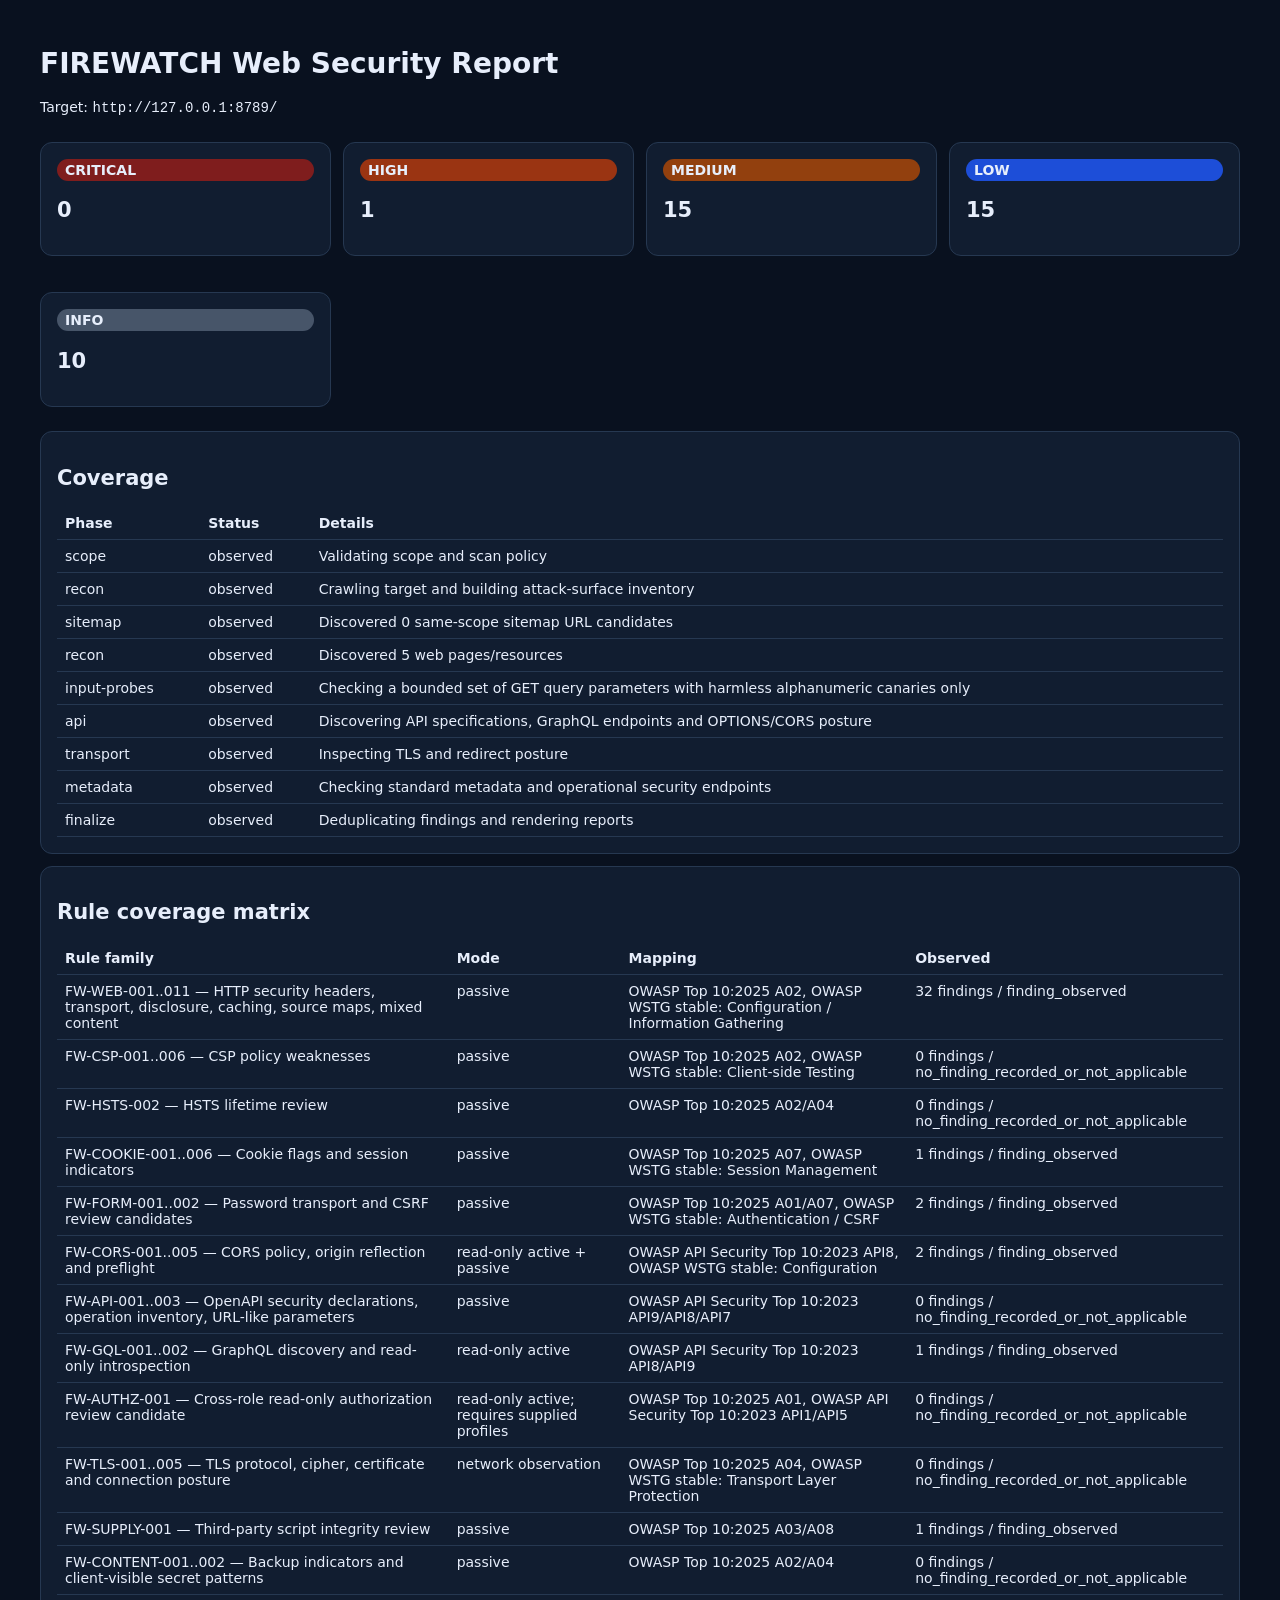
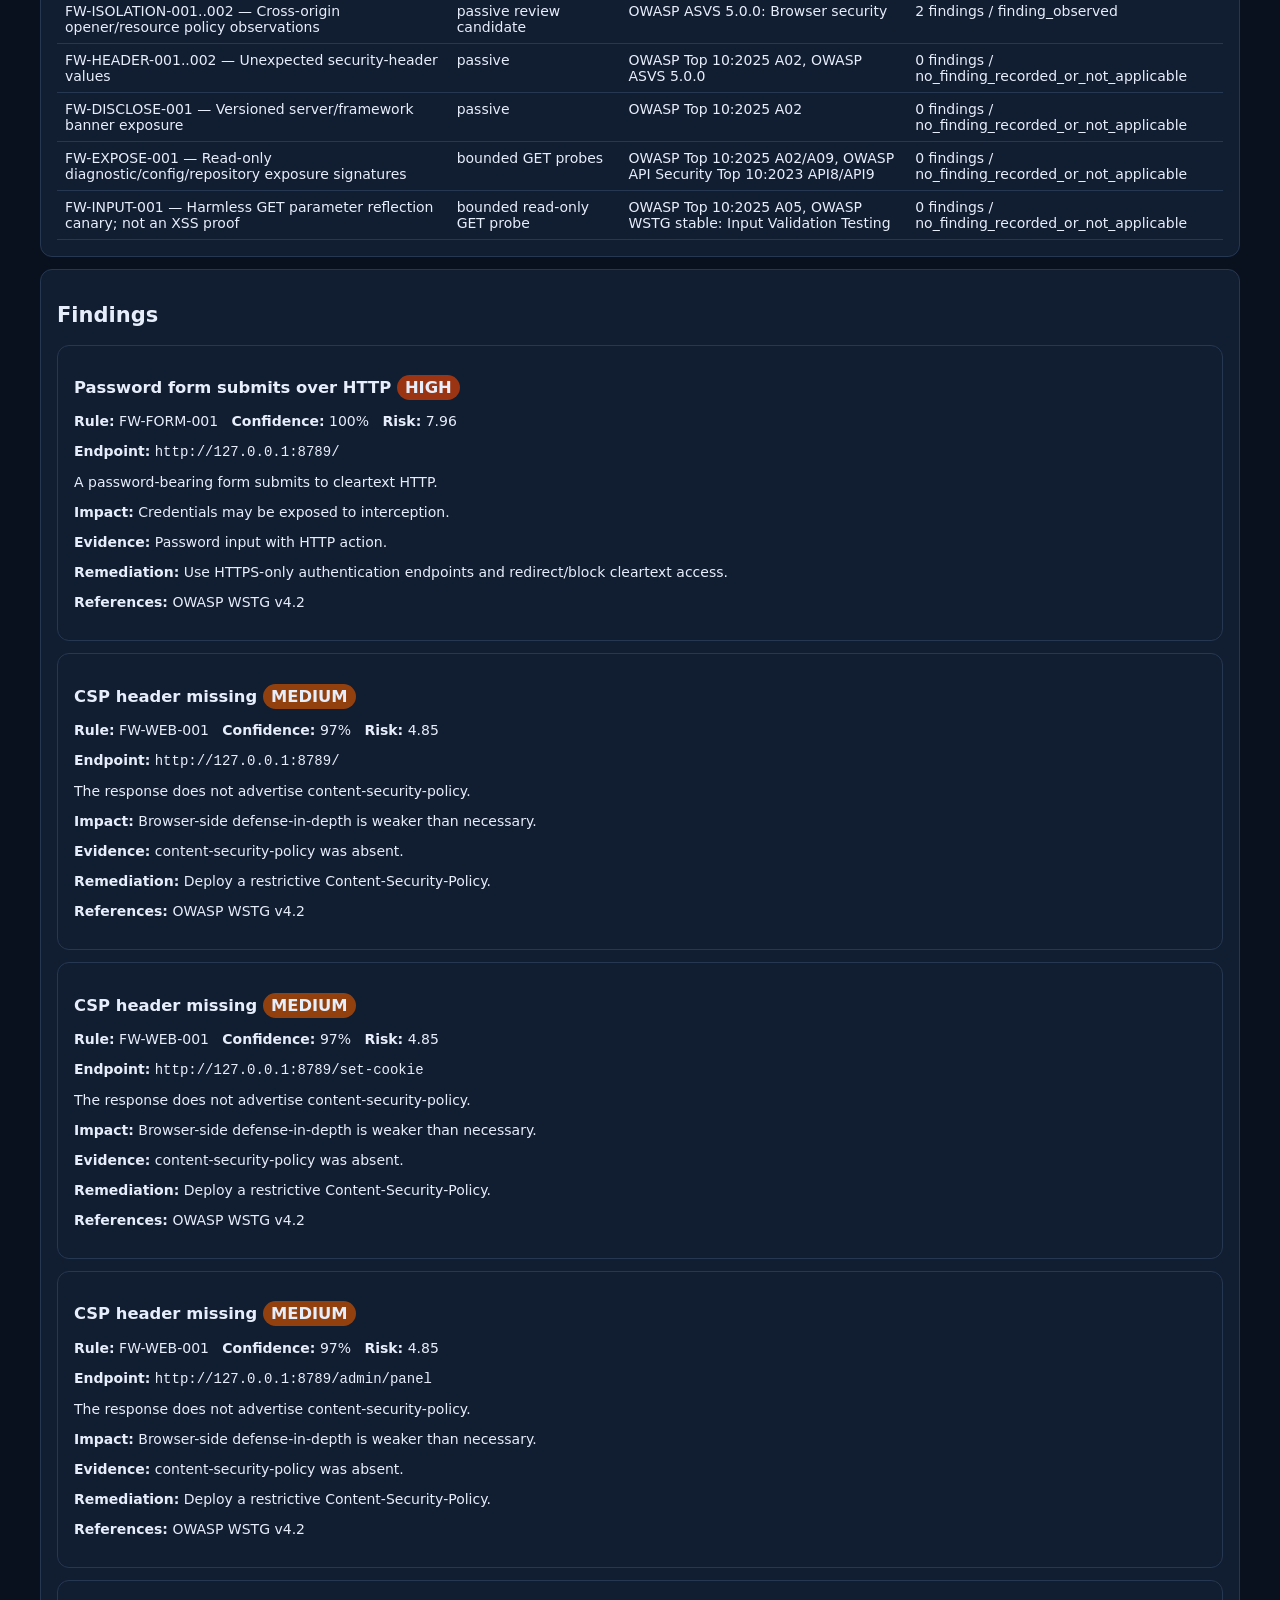
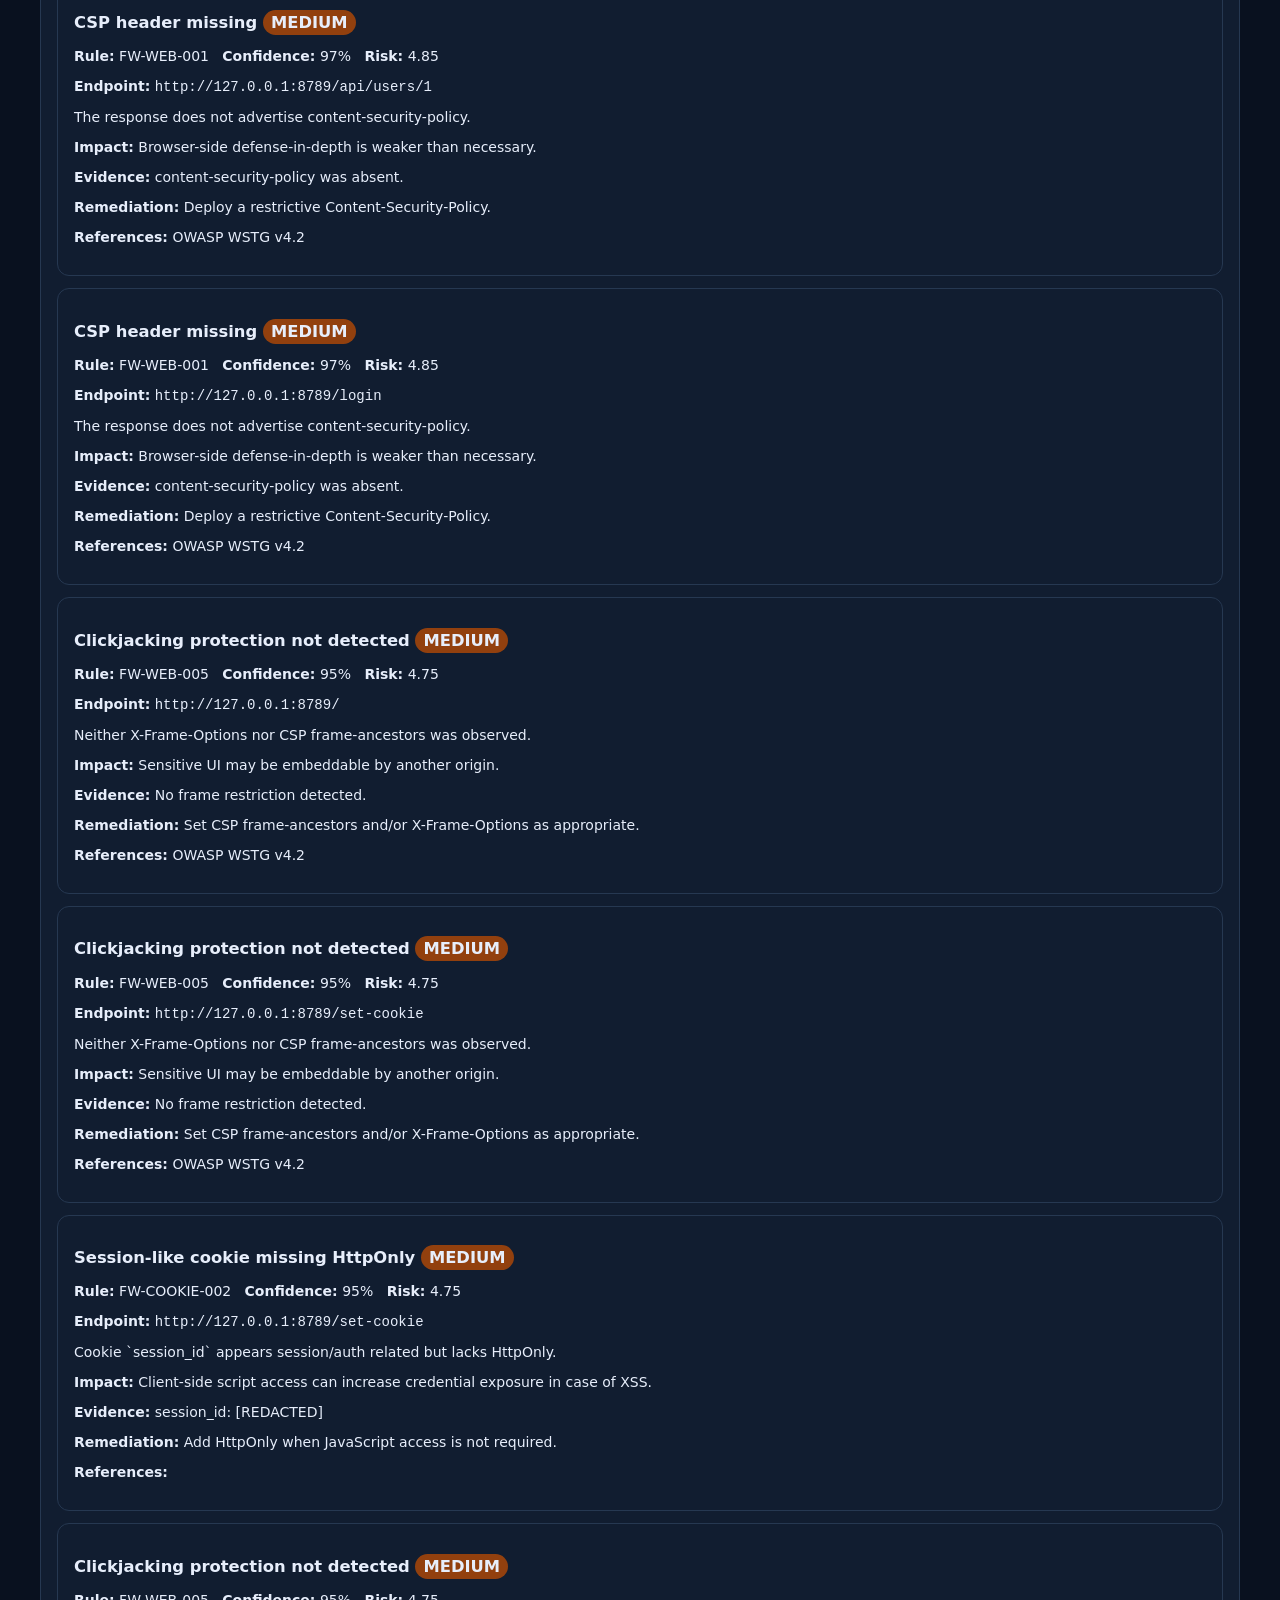
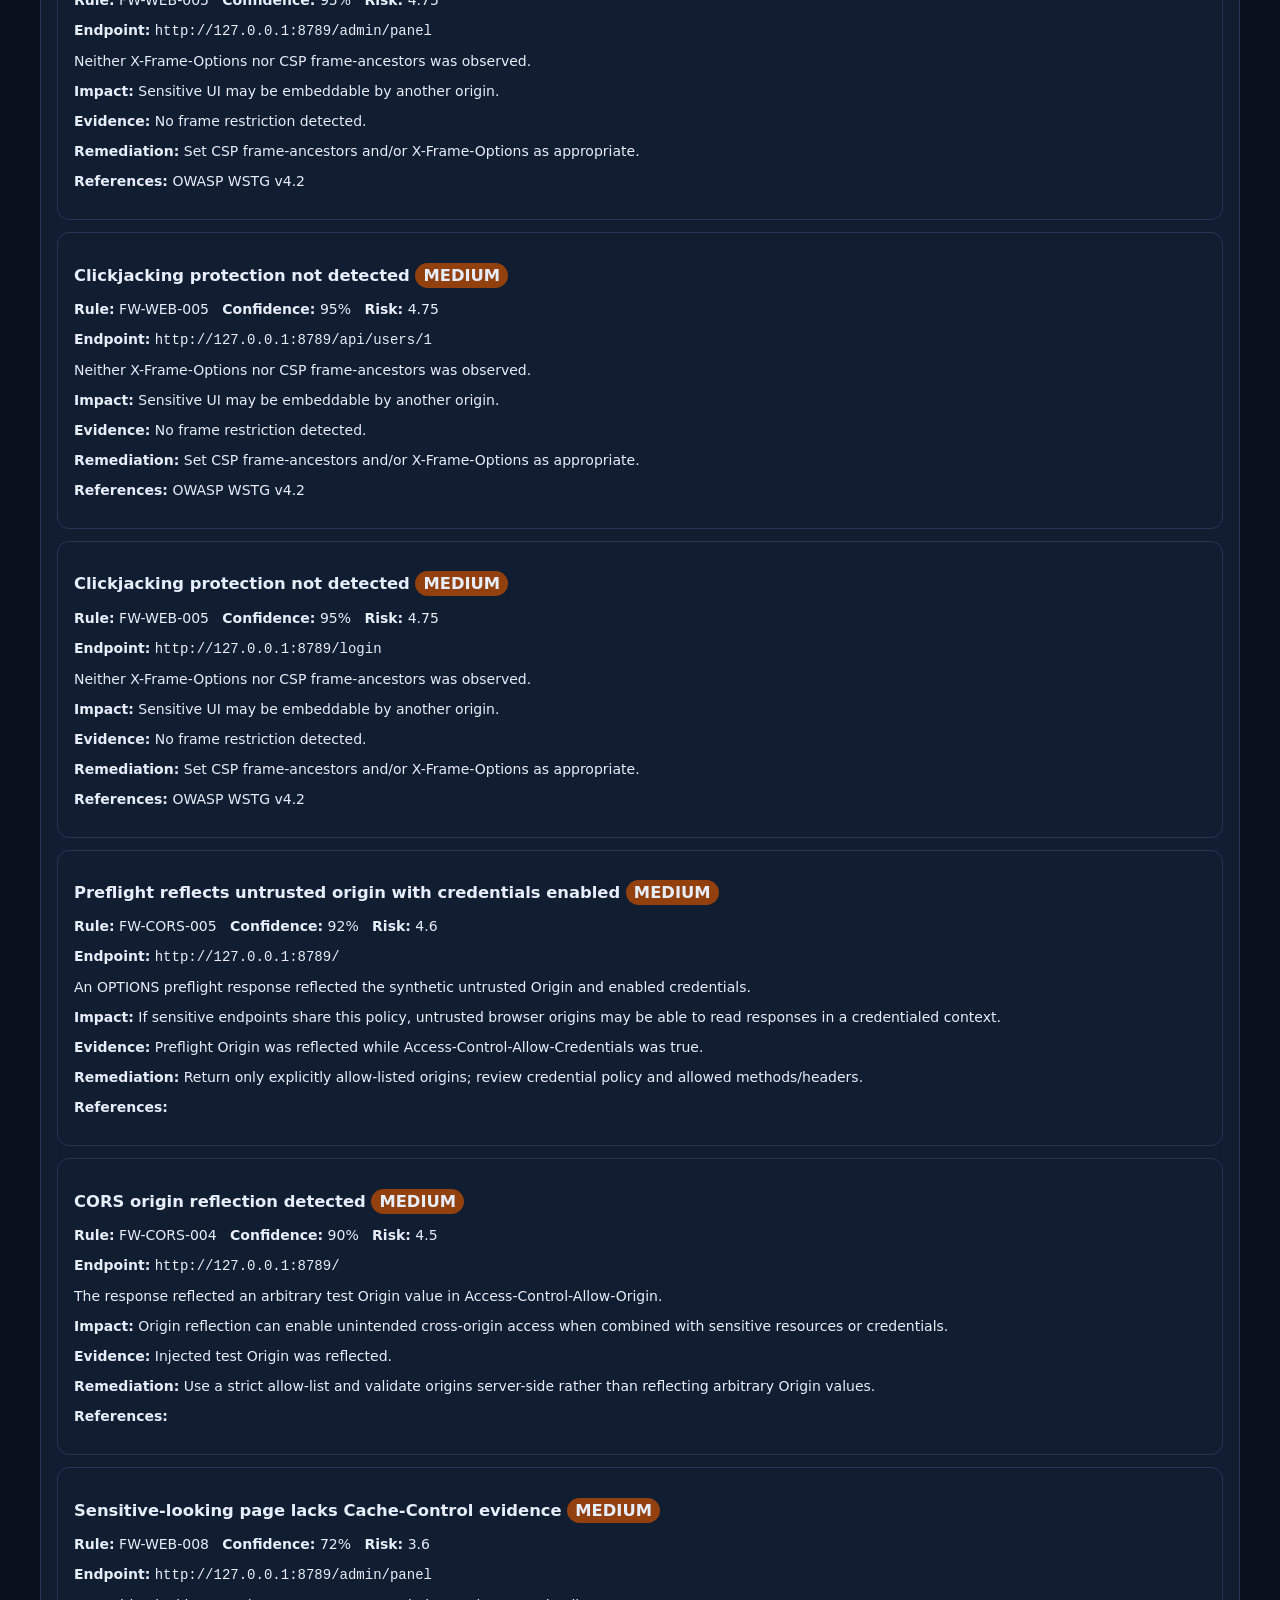
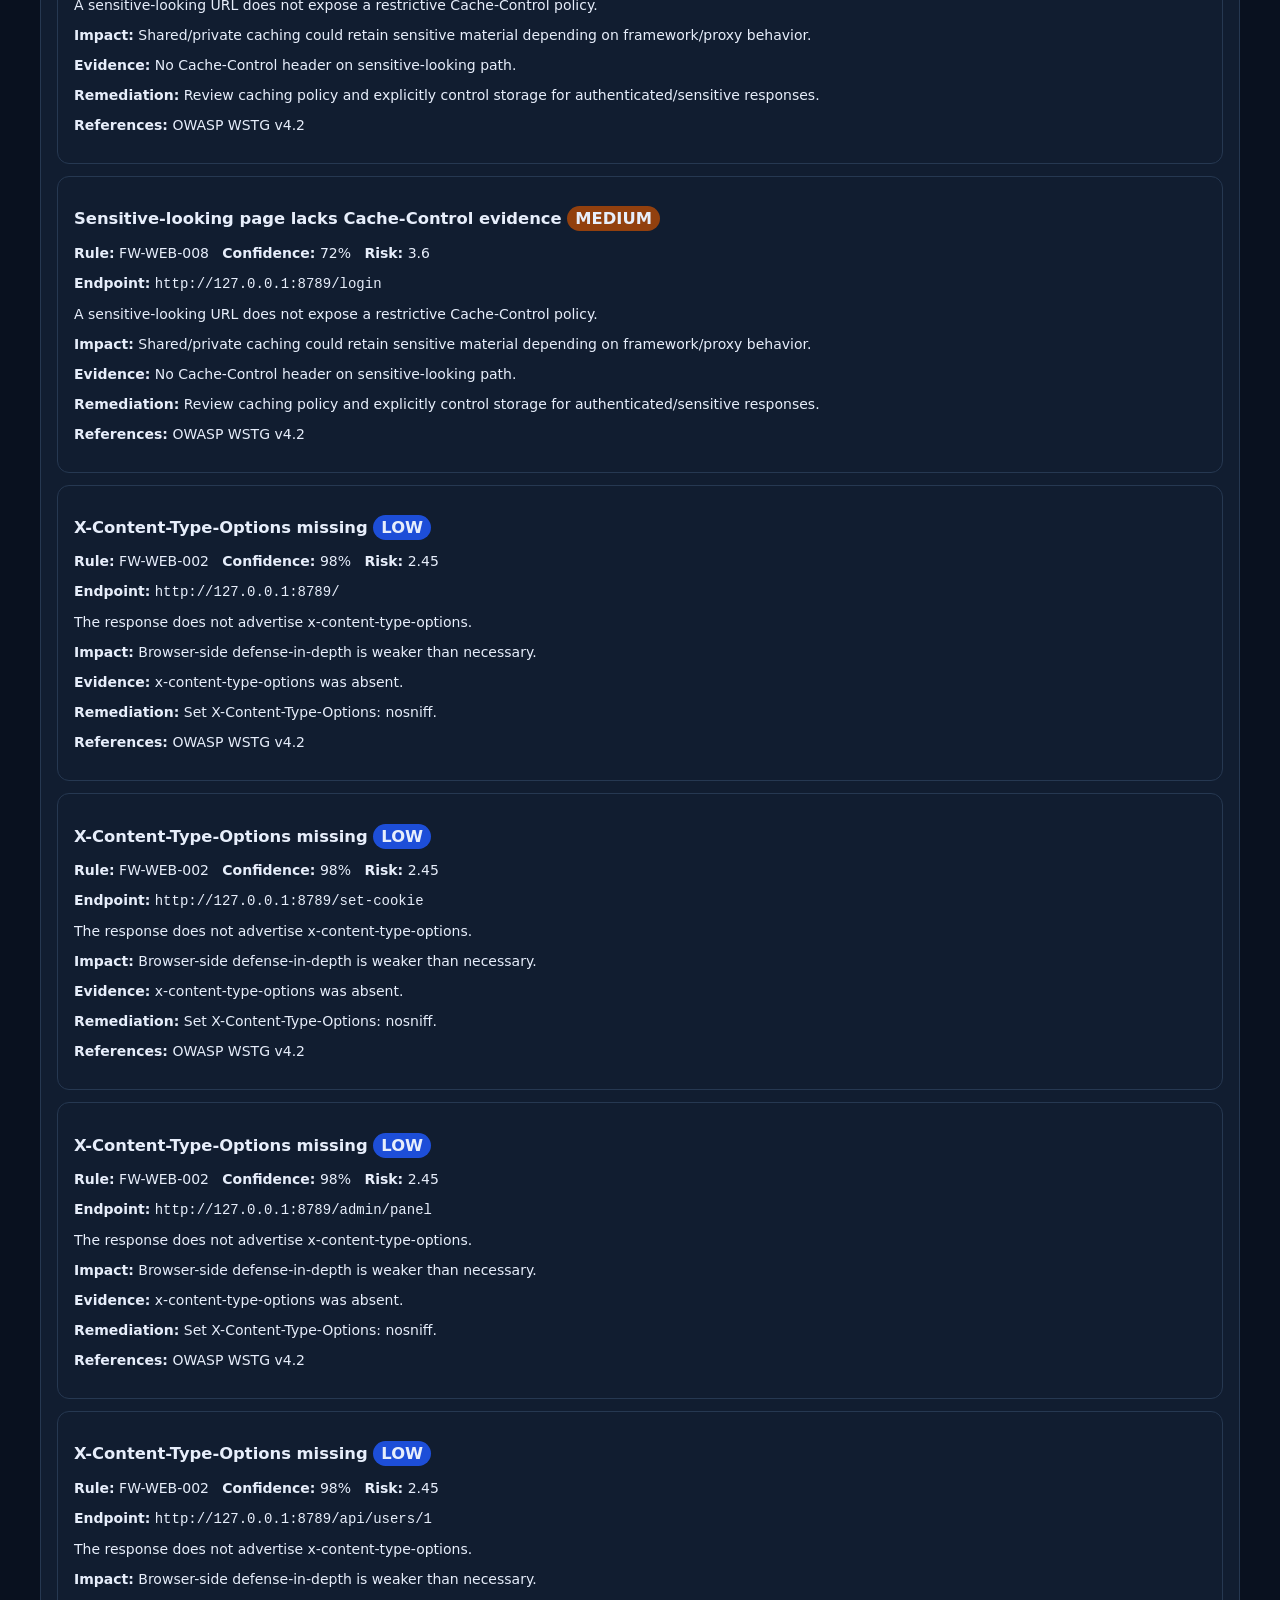
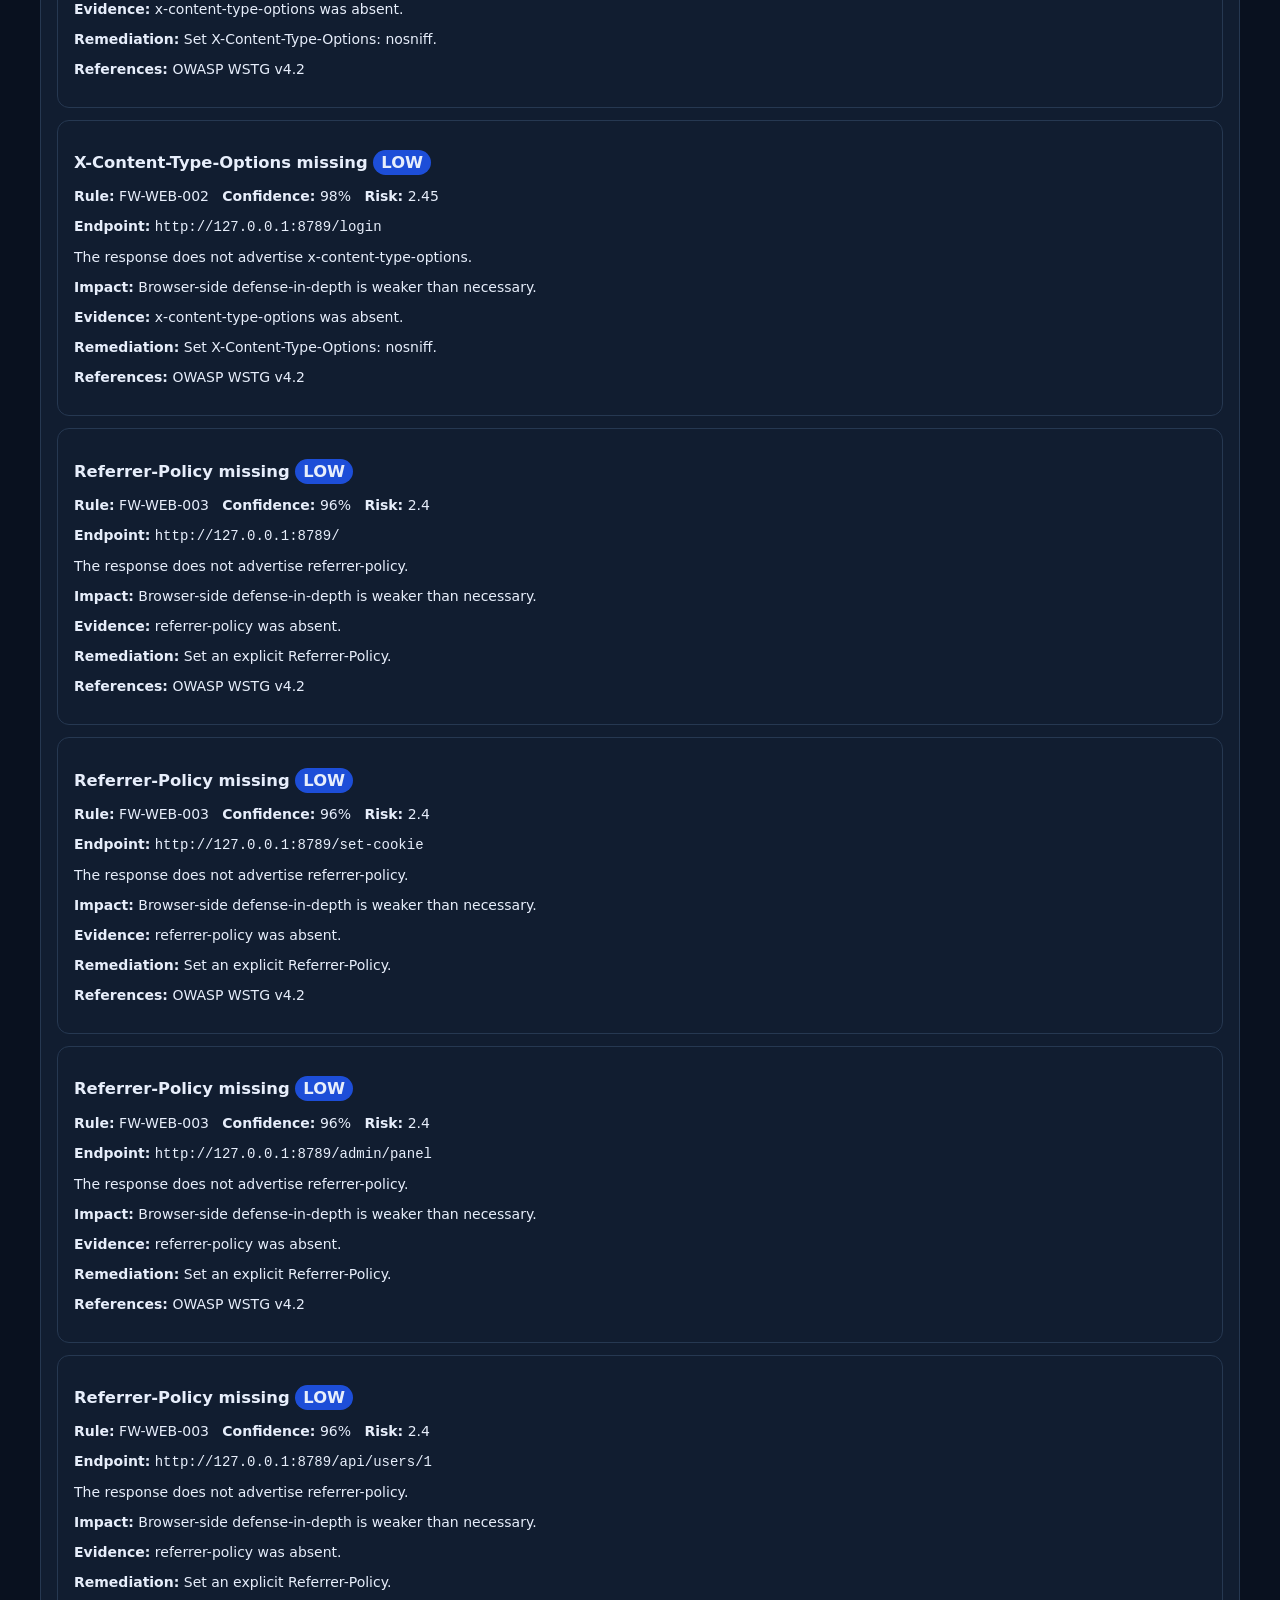
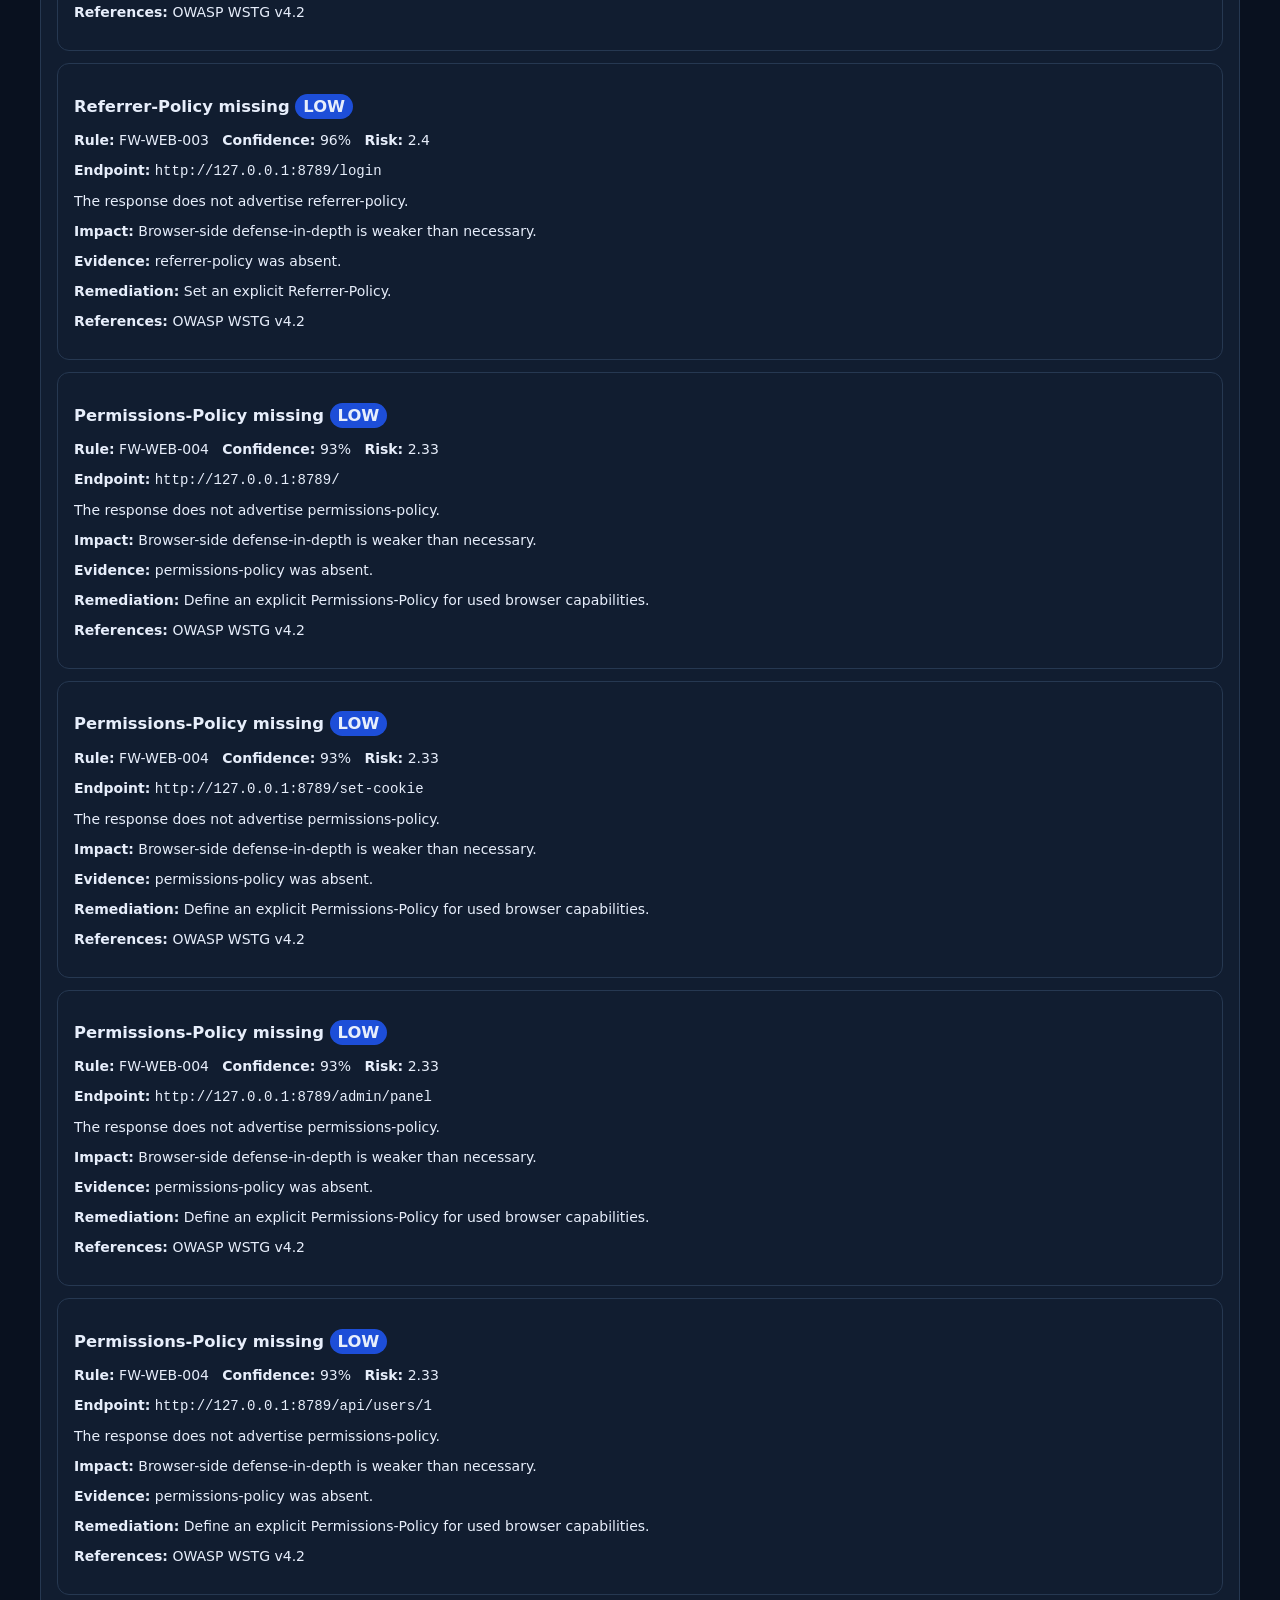
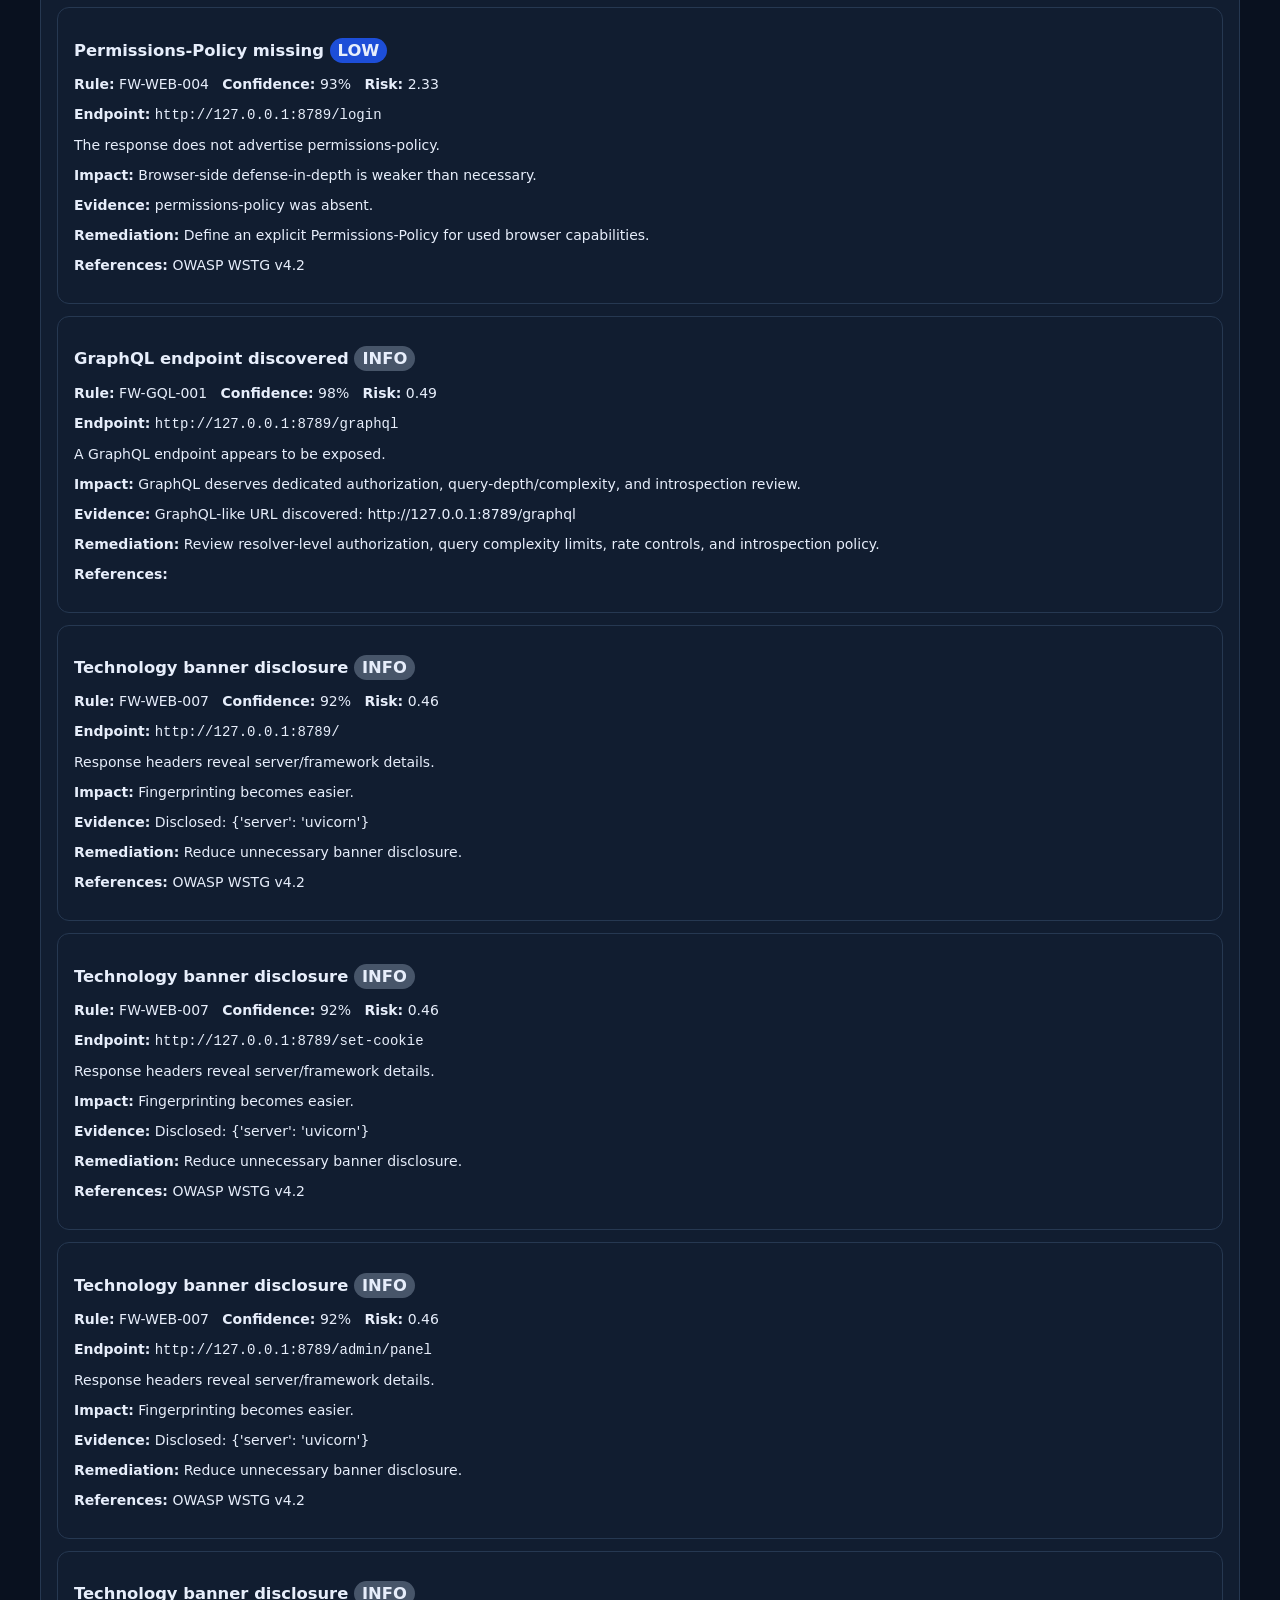
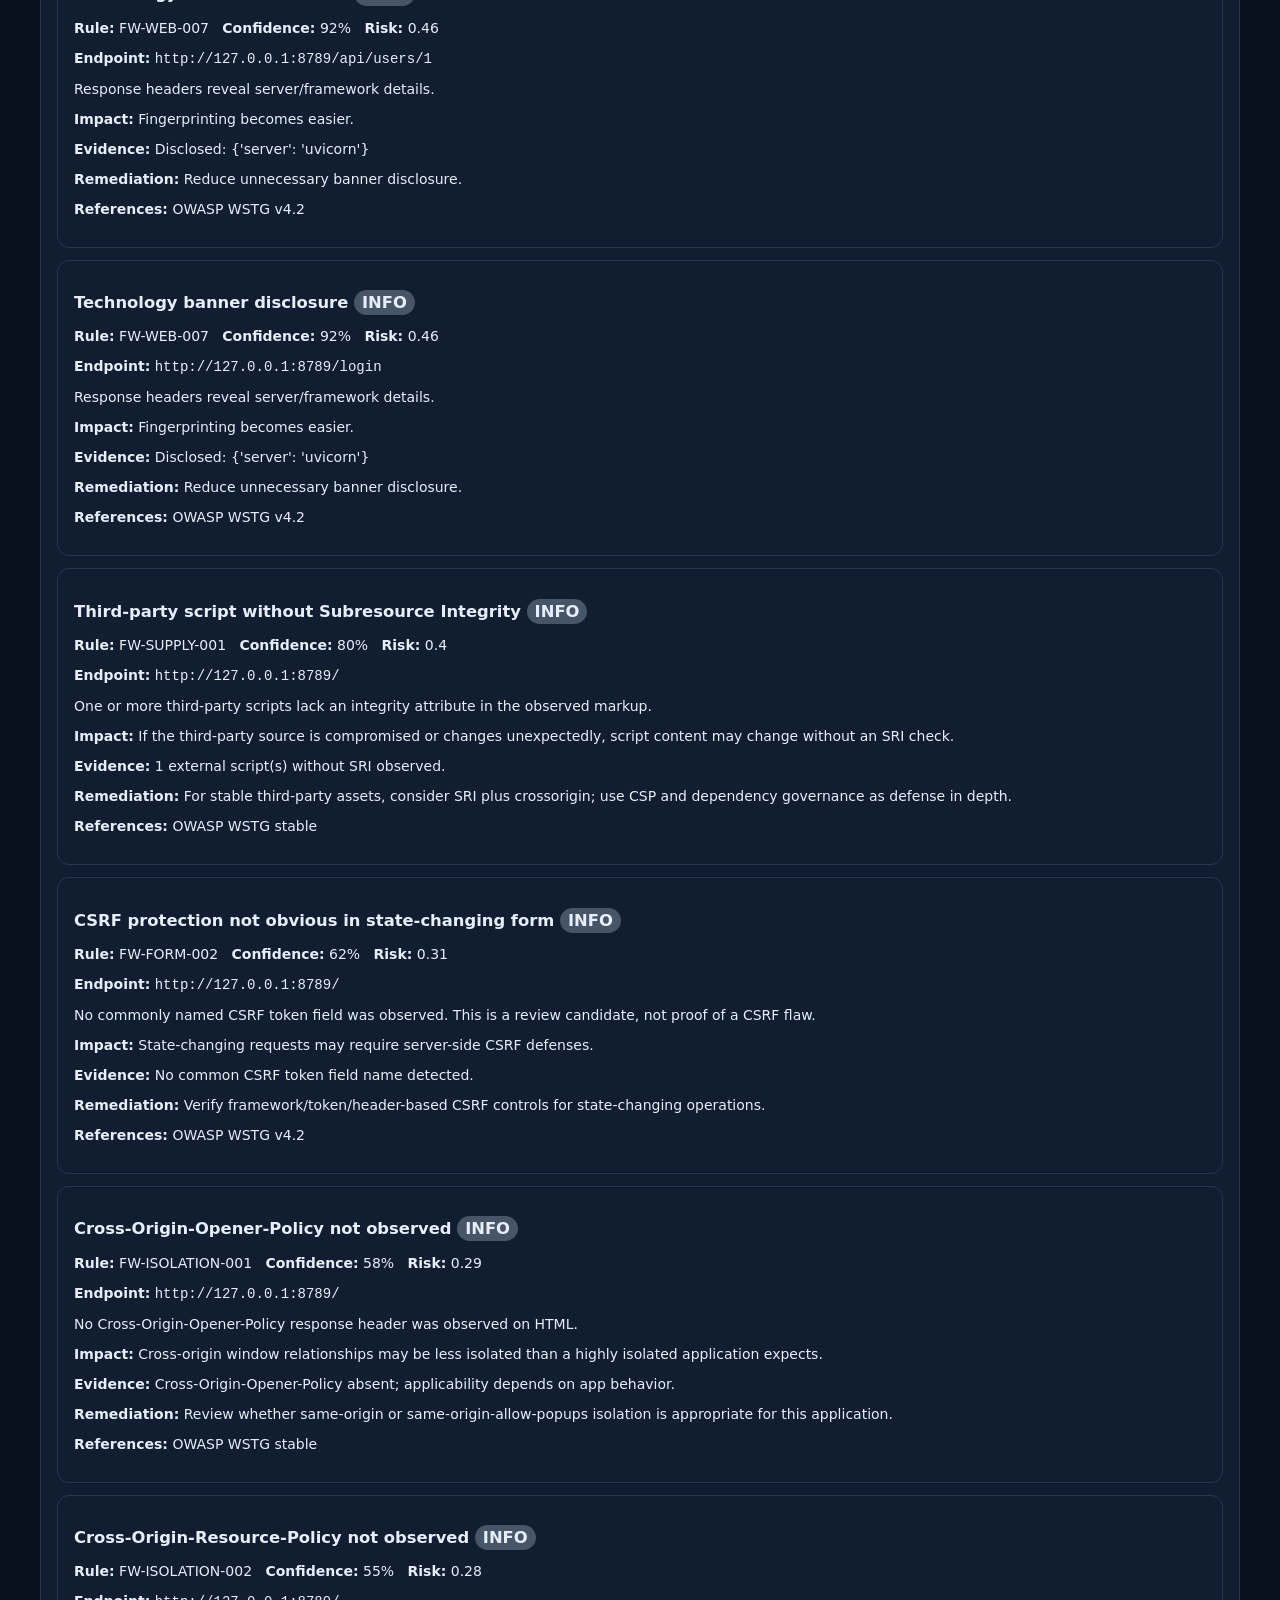
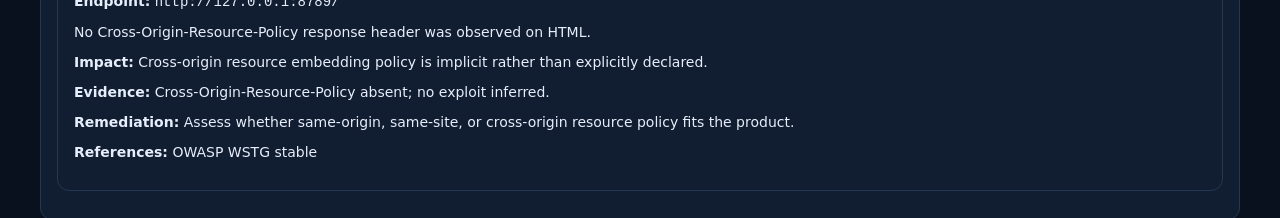
<file: examples/demo_scan/report.html>
<!doctype html><html><head><meta charset="utf-8"><meta name="viewport" content="width=device-width,initial-scale=1"><title>FIREWATCH Report</title><style>body{font:14px system-ui;background:#09111f;color:#e7eefb;margin:0}.wrap{max-width:1200px;margin:auto;padding:28px}.grid{display:grid;grid-template-columns:repeat(4,1fr);gap:12px}.card{background:#111d30;border:1px solid #263851;border-radius:12px;padding:16px;margin:12px 0}.sev{padding:3px 8px;border-radius:20px;font-weight:700}.critical{background:#7f1d1d}.high{background:#9a3412}.medium{background:#92400e}.low{background:#1d4ed8}.info{background:#475569}.mono{font-family:ui-monospace,monospace;word-break:break-all}table{width:100%;border-collapse:collapse}td,th{padding:8px;border-bottom:1px solid #263851;text-align:left;vertical-align:top}@media(max-width:800px){.grid{grid-template-columns:1fr 1fr}}</style></head><body><div class="wrap"><h1>FIREWATCH Web Security Report</h1><p>Target: <span class="mono">http://127.0.0.1:8789/</span></p><div class="grid"><div class="card"><div class="sev critical">CRITICAL</div><h2>0</h2></div><div class="card"><div class="sev high">HIGH</div><h2>1</h2></div><div class="card"><div class="sev medium">MEDIUM</div><h2>15</h2></div><div class="card"><div class="sev low">LOW</div><h2>15</h2></div><div class="card"><div class="sev info">INFO</div><h2>10</h2></div></div><div class="card"><h2>Coverage</h2><table><tr><th>Phase</th><th>Status</th><th>Details</th></tr><tr><td>scope</td><td>observed</td><td>Validating scope and scan policy</td></tr><tr><td>recon</td><td>observed</td><td>Crawling target and building attack-surface inventory</td></tr><tr><td>sitemap</td><td>observed</td><td>Discovered 0 same-scope sitemap URL candidates</td></tr><tr><td>recon</td><td>observed</td><td>Discovered 5 web pages/resources</td></tr><tr><td>input-probes</td><td>observed</td><td>Checking a bounded set of GET query parameters with harmless alphanumeric canaries only</td></tr><tr><td>api</td><td>observed</td><td>Discovering API specifications, GraphQL endpoints and OPTIONS/CORS posture</td></tr><tr><td>transport</td><td>observed</td><td>Inspecting TLS and redirect posture</td></tr><tr><td>metadata</td><td>observed</td><td>Checking standard metadata and operational security endpoints</td></tr><tr><td>finalize</td><td>observed</td><td>Deduplicating findings and rendering reports</td></tr></table></div><div class="card"><h2>Rule coverage matrix</h2><table><tr><th>Rule family</th><th>Mode</th><th>Mapping</th><th>Observed</th></tr><tr><td>FW-WEB-001..011 — HTTP security headers, transport, disclosure, caching, source maps, mixed content</td><td>passive</td><td>OWASP Top 10:2025 A02, OWASP WSTG stable: Configuration / Information Gathering</td><td>32 findings / finding_observed</td></tr><tr><td>FW-CSP-001..006 — CSP policy weaknesses</td><td>passive</td><td>OWASP Top 10:2025 A02, OWASP WSTG stable: Client-side Testing</td><td>0 findings / no_finding_recorded_or_not_applicable</td></tr><tr><td>FW-HSTS-002 — HSTS lifetime review</td><td>passive</td><td>OWASP Top 10:2025 A02/A04</td><td>0 findings / no_finding_recorded_or_not_applicable</td></tr><tr><td>FW-COOKIE-001..006 — Cookie flags and session indicators</td><td>passive</td><td>OWASP Top 10:2025 A07, OWASP WSTG stable: Session Management</td><td>1 findings / finding_observed</td></tr><tr><td>FW-FORM-001..002 — Password transport and CSRF review candidates</td><td>passive</td><td>OWASP Top 10:2025 A01/A07, OWASP WSTG stable: Authentication / CSRF</td><td>2 findings / finding_observed</td></tr><tr><td>FW-CORS-001..005 — CORS policy, origin reflection and preflight</td><td>read-only active + passive</td><td>OWASP API Security Top 10:2023 API8, OWASP WSTG stable: Configuration</td><td>2 findings / finding_observed</td></tr><tr><td>FW-API-001..003 — OpenAPI security declarations, operation inventory, URL-like parameters</td><td>passive</td><td>OWASP API Security Top 10:2023 API9/API8/API7</td><td>0 findings / no_finding_recorded_or_not_applicable</td></tr><tr><td>FW-GQL-001..002 — GraphQL discovery and read-only introspection</td><td>read-only active</td><td>OWASP API Security Top 10:2023 API8/API9</td><td>1 findings / finding_observed</td></tr><tr><td>FW-AUTHZ-001 — Cross-role read-only authorization review candidate</td><td>read-only active; requires supplied profiles</td><td>OWASP Top 10:2025 A01, OWASP API Security Top 10:2023 API1/API5</td><td>0 findings / no_finding_recorded_or_not_applicable</td></tr><tr><td>FW-TLS-001..005 — TLS protocol, cipher, certificate and connection posture</td><td>network observation</td><td>OWASP Top 10:2025 A04, OWASP WSTG stable: Transport Layer Protection</td><td>0 findings / no_finding_recorded_or_not_applicable</td></tr><tr><td>FW-SUPPLY-001 — Third-party script integrity review</td><td>passive</td><td>OWASP Top 10:2025 A03/A08</td><td>1 findings / finding_observed</td></tr><tr><td>FW-CONTENT-001..002 — Backup indicators and client-visible secret patterns</td><td>passive</td><td>OWASP Top 10:2025 A02/A04</td><td>0 findings / no_finding_recorded_or_not_applicable</td></tr><tr><td>FW-ISOLATION-001..002 — Cross-origin opener/resource policy observations</td><td>passive review candidate</td><td>OWASP ASVS 5.0.0: Browser security</td><td>2 findings / finding_observed</td></tr><tr><td>FW-HEADER-001..002 — Unexpected security-header values</td><td>passive</td><td>OWASP Top 10:2025 A02, OWASP ASVS 5.0.0</td><td>0 findings / no_finding_recorded_or_not_applicable</td></tr><tr><td>FW-DISCLOSE-001 — Versioned server/framework banner exposure</td><td>passive</td><td>OWASP Top 10:2025 A02</td><td>0 findings / no_finding_recorded_or_not_applicable</td></tr><tr><td>FW-EXPOSE-001 — Read-only diagnostic/config/repository exposure signatures</td><td>bounded GET probes</td><td>OWASP Top 10:2025 A02/A09, OWASP API Security Top 10:2023 API8/API9</td><td>0 findings / no_finding_recorded_or_not_applicable</td></tr><tr><td>FW-INPUT-001 — Harmless GET parameter reflection canary; not an XSS proof</td><td>bounded read-only GET probe</td><td>OWASP Top 10:2025 A05, OWASP WSTG stable: Input Validation Testing</td><td>0 findings / no_finding_recorded_or_not_applicable</td></tr></table></div><div class="card"><h2>Findings</h2><section class="card"><h3>Password form submits over HTTP <span class="sev high">HIGH</span></h3><p><b>Rule:</b> FW-FORM-001 &nbsp; <b>Confidence:</b> 100% &nbsp; <b>Risk:</b> 7.96</p><p><b>Endpoint:</b> <span class="mono">http://127.0.0.1:8789/</span></p><p>A password-bearing form submits to cleartext HTTP.</p><p><b>Impact:</b> Credentials may be exposed to interception.</p><p><b>Evidence:</b> Password input with HTTP action.</p><p><b>Remediation:</b> Use HTTPS-only authentication endpoints and redirect/block cleartext access.</p><p><b>References:</b> OWASP WSTG v4.2</p></section><section class="card"><h3>CSP header missing <span class="sev medium">MEDIUM</span></h3><p><b>Rule:</b> FW-WEB-001 &nbsp; <b>Confidence:</b> 97% &nbsp; <b>Risk:</b> 4.85</p><p><b>Endpoint:</b> <span class="mono">http://127.0.0.1:8789/</span></p><p>The response does not advertise content-security-policy.</p><p><b>Impact:</b> Browser-side defense-in-depth is weaker than necessary.</p><p><b>Evidence:</b> content-security-policy was absent.</p><p><b>Remediation:</b> Deploy a restrictive Content-Security-Policy.</p><p><b>References:</b> OWASP WSTG v4.2</p></section><section class="card"><h3>CSP header missing <span class="sev medium">MEDIUM</span></h3><p><b>Rule:</b> FW-WEB-001 &nbsp; <b>Confidence:</b> 97% &nbsp; <b>Risk:</b> 4.85</p><p><b>Endpoint:</b> <span class="mono">http://127.0.0.1:8789/set-cookie</span></p><p>The response does not advertise content-security-policy.</p><p><b>Impact:</b> Browser-side defense-in-depth is weaker than necessary.</p><p><b>Evidence:</b> content-security-policy was absent.</p><p><b>Remediation:</b> Deploy a restrictive Content-Security-Policy.</p><p><b>References:</b> OWASP WSTG v4.2</p></section><section class="card"><h3>CSP header missing <span class="sev medium">MEDIUM</span></h3><p><b>Rule:</b> FW-WEB-001 &nbsp; <b>Confidence:</b> 97% &nbsp; <b>Risk:</b> 4.85</p><p><b>Endpoint:</b> <span class="mono">http://127.0.0.1:8789/admin/panel</span></p><p>The response does not advertise content-security-policy.</p><p><b>Impact:</b> Browser-side defense-in-depth is weaker than necessary.</p><p><b>Evidence:</b> content-security-policy was absent.</p><p><b>Remediation:</b> Deploy a restrictive Content-Security-Policy.</p><p><b>References:</b> OWASP WSTG v4.2</p></section><section class="card"><h3>CSP header missing <span class="sev medium">MEDIUM</span></h3><p><b>Rule:</b> FW-WEB-001 &nbsp; <b>Confidence:</b> 97% &nbsp; <b>Risk:</b> 4.85</p><p><b>Endpoint:</b> <span class="mono">http://127.0.0.1:8789/api/users/1</span></p><p>The response does not advertise content-security-policy.</p><p><b>Impact:</b> Browser-side defense-in-depth is weaker than necessary.</p><p><b>Evidence:</b> content-security-policy was absent.</p><p><b>Remediation:</b> Deploy a restrictive Content-Security-Policy.</p><p><b>References:</b> OWASP WSTG v4.2</p></section><section class="card"><h3>CSP header missing <span class="sev medium">MEDIUM</span></h3><p><b>Rule:</b> FW-WEB-001 &nbsp; <b>Confidence:</b> 97% &nbsp; <b>Risk:</b> 4.85</p><p><b>Endpoint:</b> <span class="mono">http://127.0.0.1:8789/login</span></p><p>The response does not advertise content-security-policy.</p><p><b>Impact:</b> Browser-side defense-in-depth is weaker than necessary.</p><p><b>Evidence:</b> content-security-policy was absent.</p><p><b>Remediation:</b> Deploy a restrictive Content-Security-Policy.</p><p><b>References:</b> OWASP WSTG v4.2</p></section><section class="card"><h3>Clickjacking protection not detected <span class="sev medium">MEDIUM</span></h3><p><b>Rule:</b> FW-WEB-005 &nbsp; <b>Confidence:</b> 95% &nbsp; <b>Risk:</b> 4.75</p><p><b>Endpoint:</b> <span class="mono">http://127.0.0.1:8789/</span></p><p>Neither X-Frame-Options nor CSP frame-ancestors was observed.</p><p><b>Impact:</b> Sensitive UI may be embeddable by another origin.</p><p><b>Evidence:</b> No frame restriction detected.</p><p><b>Remediation:</b> Set CSP frame-ancestors and/or X-Frame-Options as appropriate.</p><p><b>References:</b> OWASP WSTG v4.2</p></section><section class="card"><h3>Clickjacking protection not detected <span class="sev medium">MEDIUM</span></h3><p><b>Rule:</b> FW-WEB-005 &nbsp; <b>Confidence:</b> 95% &nbsp; <b>Risk:</b> 4.75</p><p><b>Endpoint:</b> <span class="mono">http://127.0.0.1:8789/set-cookie</span></p><p>Neither X-Frame-Options nor CSP frame-ancestors was observed.</p><p><b>Impact:</b> Sensitive UI may be embeddable by another origin.</p><p><b>Evidence:</b> No frame restriction detected.</p><p><b>Remediation:</b> Set CSP frame-ancestors and/or X-Frame-Options as appropriate.</p><p><b>References:</b> OWASP WSTG v4.2</p></section><section class="card"><h3>Session-like cookie missing HttpOnly <span class="sev medium">MEDIUM</span></h3><p><b>Rule:</b> FW-COOKIE-002 &nbsp; <b>Confidence:</b> 95% &nbsp; <b>Risk:</b> 4.75</p><p><b>Endpoint:</b> <span class="mono">http://127.0.0.1:8789/set-cookie</span></p><p>Cookie `session_id` appears session/auth related but lacks HttpOnly.</p><p><b>Impact:</b> Client-side script access can increase credential exposure in case of XSS.</p><p><b>Evidence:</b> session_id: [REDACTED]</p><p><b>Remediation:</b> Add HttpOnly when JavaScript access is not required.</p><p><b>References:</b> </p></section><section class="card"><h3>Clickjacking protection not detected <span class="sev medium">MEDIUM</span></h3><p><b>Rule:</b> FW-WEB-005 &nbsp; <b>Confidence:</b> 95% &nbsp; <b>Risk:</b> 4.75</p><p><b>Endpoint:</b> <span class="mono">http://127.0.0.1:8789/admin/panel</span></p><p>Neither X-Frame-Options nor CSP frame-ancestors was observed.</p><p><b>Impact:</b> Sensitive UI may be embeddable by another origin.</p><p><b>Evidence:</b> No frame restriction detected.</p><p><b>Remediation:</b> Set CSP frame-ancestors and/or X-Frame-Options as appropriate.</p><p><b>References:</b> OWASP WSTG v4.2</p></section><section class="card"><h3>Clickjacking protection not detected <span class="sev medium">MEDIUM</span></h3><p><b>Rule:</b> FW-WEB-005 &nbsp; <b>Confidence:</b> 95% &nbsp; <b>Risk:</b> 4.75</p><p><b>Endpoint:</b> <span class="mono">http://127.0.0.1:8789/api/users/1</span></p><p>Neither X-Frame-Options nor CSP frame-ancestors was observed.</p><p><b>Impact:</b> Sensitive UI may be embeddable by another origin.</p><p><b>Evidence:</b> No frame restriction detected.</p><p><b>Remediation:</b> Set CSP frame-ancestors and/or X-Frame-Options as appropriate.</p><p><b>References:</b> OWASP WSTG v4.2</p></section><section class="card"><h3>Clickjacking protection not detected <span class="sev medium">MEDIUM</span></h3><p><b>Rule:</b> FW-WEB-005 &nbsp; <b>Confidence:</b> 95% &nbsp; <b>Risk:</b> 4.75</p><p><b>Endpoint:</b> <span class="mono">http://127.0.0.1:8789/login</span></p><p>Neither X-Frame-Options nor CSP frame-ancestors was observed.</p><p><b>Impact:</b> Sensitive UI may be embeddable by another origin.</p><p><b>Evidence:</b> No frame restriction detected.</p><p><b>Remediation:</b> Set CSP frame-ancestors and/or X-Frame-Options as appropriate.</p><p><b>References:</b> OWASP WSTG v4.2</p></section><section class="card"><h3>Preflight reflects untrusted origin with credentials enabled <span class="sev medium">MEDIUM</span></h3><p><b>Rule:</b> FW-CORS-005 &nbsp; <b>Confidence:</b> 92% &nbsp; <b>Risk:</b> 4.6</p><p><b>Endpoint:</b> <span class="mono">http://127.0.0.1:8789/</span></p><p>An OPTIONS preflight response reflected the synthetic untrusted Origin and enabled credentials.</p><p><b>Impact:</b> If sensitive endpoints share this policy, untrusted browser origins may be able to read responses in a credentialed context.</p><p><b>Evidence:</b> Preflight Origin was reflected while Access-Control-Allow-Credentials was true.</p><p><b>Remediation:</b> Return only explicitly allow-listed origins; review credential policy and allowed methods/headers.</p><p><b>References:</b> </p></section><section class="card"><h3>CORS origin reflection detected <span class="sev medium">MEDIUM</span></h3><p><b>Rule:</b> FW-CORS-004 &nbsp; <b>Confidence:</b> 90% &nbsp; <b>Risk:</b> 4.5</p><p><b>Endpoint:</b> <span class="mono">http://127.0.0.1:8789/</span></p><p>The response reflected an arbitrary test Origin value in Access-Control-Allow-Origin.</p><p><b>Impact:</b> Origin reflection can enable unintended cross-origin access when combined with sensitive resources or credentials.</p><p><b>Evidence:</b> Injected test Origin was reflected.</p><p><b>Remediation:</b> Use a strict allow-list and validate origins server-side rather than reflecting arbitrary Origin values.</p><p><b>References:</b> </p></section><section class="card"><h3>Sensitive-looking page lacks Cache-Control evidence <span class="sev medium">MEDIUM</span></h3><p><b>Rule:</b> FW-WEB-008 &nbsp; <b>Confidence:</b> 72% &nbsp; <b>Risk:</b> 3.6</p><p><b>Endpoint:</b> <span class="mono">http://127.0.0.1:8789/admin/panel</span></p><p>A sensitive-looking URL does not expose a restrictive Cache-Control policy.</p><p><b>Impact:</b> Shared/private caching could retain sensitive material depending on framework/proxy behavior.</p><p><b>Evidence:</b> No Cache-Control header on sensitive-looking path.</p><p><b>Remediation:</b> Review caching policy and explicitly control storage for authenticated/sensitive responses.</p><p><b>References:</b> OWASP WSTG v4.2</p></section><section class="card"><h3>Sensitive-looking page lacks Cache-Control evidence <span class="sev medium">MEDIUM</span></h3><p><b>Rule:</b> FW-WEB-008 &nbsp; <b>Confidence:</b> 72% &nbsp; <b>Risk:</b> 3.6</p><p><b>Endpoint:</b> <span class="mono">http://127.0.0.1:8789/login</span></p><p>A sensitive-looking URL does not expose a restrictive Cache-Control policy.</p><p><b>Impact:</b> Shared/private caching could retain sensitive material depending on framework/proxy behavior.</p><p><b>Evidence:</b> No Cache-Control header on sensitive-looking path.</p><p><b>Remediation:</b> Review caching policy and explicitly control storage for authenticated/sensitive responses.</p><p><b>References:</b> OWASP WSTG v4.2</p></section><section class="card"><h3>X-Content-Type-Options missing <span class="sev low">LOW</span></h3><p><b>Rule:</b> FW-WEB-002 &nbsp; <b>Confidence:</b> 98% &nbsp; <b>Risk:</b> 2.45</p><p><b>Endpoint:</b> <span class="mono">http://127.0.0.1:8789/</span></p><p>The response does not advertise x-content-type-options.</p><p><b>Impact:</b> Browser-side defense-in-depth is weaker than necessary.</p><p><b>Evidence:</b> x-content-type-options was absent.</p><p><b>Remediation:</b> Set X-Content-Type-Options: nosniff.</p><p><b>References:</b> OWASP WSTG v4.2</p></section><section class="card"><h3>X-Content-Type-Options missing <span class="sev low">LOW</span></h3><p><b>Rule:</b> FW-WEB-002 &nbsp; <b>Confidence:</b> 98% &nbsp; <b>Risk:</b> 2.45</p><p><b>Endpoint:</b> <span class="mono">http://127.0.0.1:8789/set-cookie</span></p><p>The response does not advertise x-content-type-options.</p><p><b>Impact:</b> Browser-side defense-in-depth is weaker than necessary.</p><p><b>Evidence:</b> x-content-type-options was absent.</p><p><b>Remediation:</b> Set X-Content-Type-Options: nosniff.</p><p><b>References:</b> OWASP WSTG v4.2</p></section><section class="card"><h3>X-Content-Type-Options missing <span class="sev low">LOW</span></h3><p><b>Rule:</b> FW-WEB-002 &nbsp; <b>Confidence:</b> 98% &nbsp; <b>Risk:</b> 2.45</p><p><b>Endpoint:</b> <span class="mono">http://127.0.0.1:8789/admin/panel</span></p><p>The response does not advertise x-content-type-options.</p><p><b>Impact:</b> Browser-side defense-in-depth is weaker than necessary.</p><p><b>Evidence:</b> x-content-type-options was absent.</p><p><b>Remediation:</b> Set X-Content-Type-Options: nosniff.</p><p><b>References:</b> OWASP WSTG v4.2</p></section><section class="card"><h3>X-Content-Type-Options missing <span class="sev low">LOW</span></h3><p><b>Rule:</b> FW-WEB-002 &nbsp; <b>Confidence:</b> 98% &nbsp; <b>Risk:</b> 2.45</p><p><b>Endpoint:</b> <span class="mono">http://127.0.0.1:8789/api/users/1</span></p><p>The response does not advertise x-content-type-options.</p><p><b>Impact:</b> Browser-side defense-in-depth is weaker than necessary.</p><p><b>Evidence:</b> x-content-type-options was absent.</p><p><b>Remediation:</b> Set X-Content-Type-Options: nosniff.</p><p><b>References:</b> OWASP WSTG v4.2</p></section><section class="card"><h3>X-Content-Type-Options missing <span class="sev low">LOW</span></h3><p><b>Rule:</b> FW-WEB-002 &nbsp; <b>Confidence:</b> 98% &nbsp; <b>Risk:</b> 2.45</p><p><b>Endpoint:</b> <span class="mono">http://127.0.0.1:8789/login</span></p><p>The response does not advertise x-content-type-options.</p><p><b>Impact:</b> Browser-side defense-in-depth is weaker than necessary.</p><p><b>Evidence:</b> x-content-type-options was absent.</p><p><b>Remediation:</b> Set X-Content-Type-Options: nosniff.</p><p><b>References:</b> OWASP WSTG v4.2</p></section><section class="card"><h3>Referrer-Policy missing <span class="sev low">LOW</span></h3><p><b>Rule:</b> FW-WEB-003 &nbsp; <b>Confidence:</b> 96% &nbsp; <b>Risk:</b> 2.4</p><p><b>Endpoint:</b> <span class="mono">http://127.0.0.1:8789/</span></p><p>The response does not advertise referrer-policy.</p><p><b>Impact:</b> Browser-side defense-in-depth is weaker than necessary.</p><p><b>Evidence:</b> referrer-policy was absent.</p><p><b>Remediation:</b> Set an explicit Referrer-Policy.</p><p><b>References:</b> OWASP WSTG v4.2</p></section><section class="card"><h3>Referrer-Policy missing <span class="sev low">LOW</span></h3><p><b>Rule:</b> FW-WEB-003 &nbsp; <b>Confidence:</b> 96% &nbsp; <b>Risk:</b> 2.4</p><p><b>Endpoint:</b> <span class="mono">http://127.0.0.1:8789/set-cookie</span></p><p>The response does not advertise referrer-policy.</p><p><b>Impact:</b> Browser-side defense-in-depth is weaker than necessary.</p><p><b>Evidence:</b> referrer-policy was absent.</p><p><b>Remediation:</b> Set an explicit Referrer-Policy.</p><p><b>References:</b> OWASP WSTG v4.2</p></section><section class="card"><h3>Referrer-Policy missing <span class="sev low">LOW</span></h3><p><b>Rule:</b> FW-WEB-003 &nbsp; <b>Confidence:</b> 96% &nbsp; <b>Risk:</b> 2.4</p><p><b>Endpoint:</b> <span class="mono">http://127.0.0.1:8789/admin/panel</span></p><p>The response does not advertise referrer-policy.</p><p><b>Impact:</b> Browser-side defense-in-depth is weaker than necessary.</p><p><b>Evidence:</b> referrer-policy was absent.</p><p><b>Remediation:</b> Set an explicit Referrer-Policy.</p><p><b>References:</b> OWASP WSTG v4.2</p></section><section class="card"><h3>Referrer-Policy missing <span class="sev low">LOW</span></h3><p><b>Rule:</b> FW-WEB-003 &nbsp; <b>Confidence:</b> 96% &nbsp; <b>Risk:</b> 2.4</p><p><b>Endpoint:</b> <span class="mono">http://127.0.0.1:8789/api/users/1</span></p><p>The response does not advertise referrer-policy.</p><p><b>Impact:</b> Browser-side defense-in-depth is weaker than necessary.</p><p><b>Evidence:</b> referrer-policy was absent.</p><p><b>Remediation:</b> Set an explicit Referrer-Policy.</p><p><b>References:</b> OWASP WSTG v4.2</p></section><section class="card"><h3>Referrer-Policy missing <span class="sev low">LOW</span></h3><p><b>Rule:</b> FW-WEB-003 &nbsp; <b>Confidence:</b> 96% &nbsp; <b>Risk:</b> 2.4</p><p><b>Endpoint:</b> <span class="mono">http://127.0.0.1:8789/login</span></p><p>The response does not advertise referrer-policy.</p><p><b>Impact:</b> Browser-side defense-in-depth is weaker than necessary.</p><p><b>Evidence:</b> referrer-policy was absent.</p><p><b>Remediation:</b> Set an explicit Referrer-Policy.</p><p><b>References:</b> OWASP WSTG v4.2</p></section><section class="card"><h3>Permissions-Policy missing <span class="sev low">LOW</span></h3><p><b>Rule:</b> FW-WEB-004 &nbsp; <b>Confidence:</b> 93% &nbsp; <b>Risk:</b> 2.33</p><p><b>Endpoint:</b> <span class="mono">http://127.0.0.1:8789/</span></p><p>The response does not advertise permissions-policy.</p><p><b>Impact:</b> Browser-side defense-in-depth is weaker than necessary.</p><p><b>Evidence:</b> permissions-policy was absent.</p><p><b>Remediation:</b> Define an explicit Permissions-Policy for used browser capabilities.</p><p><b>References:</b> OWASP WSTG v4.2</p></section><section class="card"><h3>Permissions-Policy missing <span class="sev low">LOW</span></h3><p><b>Rule:</b> FW-WEB-004 &nbsp; <b>Confidence:</b> 93% &nbsp; <b>Risk:</b> 2.33</p><p><b>Endpoint:</b> <span class="mono">http://127.0.0.1:8789/set-cookie</span></p><p>The response does not advertise permissions-policy.</p><p><b>Impact:</b> Browser-side defense-in-depth is weaker than necessary.</p><p><b>Evidence:</b> permissions-policy was absent.</p><p><b>Remediation:</b> Define an explicit Permissions-Policy for used browser capabilities.</p><p><b>References:</b> OWASP WSTG v4.2</p></section><section class="card"><h3>Permissions-Policy missing <span class="sev low">LOW</span></h3><p><b>Rule:</b> FW-WEB-004 &nbsp; <b>Confidence:</b> 93% &nbsp; <b>Risk:</b> 2.33</p><p><b>Endpoint:</b> <span class="mono">http://127.0.0.1:8789/admin/panel</span></p><p>The response does not advertise permissions-policy.</p><p><b>Impact:</b> Browser-side defense-in-depth is weaker than necessary.</p><p><b>Evidence:</b> permissions-policy was absent.</p><p><b>Remediation:</b> Define an explicit Permissions-Policy for used browser capabilities.</p><p><b>References:</b> OWASP WSTG v4.2</p></section><section class="card"><h3>Permissions-Policy missing <span class="sev low">LOW</span></h3><p><b>Rule:</b> FW-WEB-004 &nbsp; <b>Confidence:</b> 93% &nbsp; <b>Risk:</b> 2.33</p><p><b>Endpoint:</b> <span class="mono">http://127.0.0.1:8789/api/users/1</span></p><p>The response does not advertise permissions-policy.</p><p><b>Impact:</b> Browser-side defense-in-depth is weaker than necessary.</p><p><b>Evidence:</b> permissions-policy was absent.</p><p><b>Remediation:</b> Define an explicit Permissions-Policy for used browser capabilities.</p><p><b>References:</b> OWASP WSTG v4.2</p></section><section class="card"><h3>Permissions-Policy missing <span class="sev low">LOW</span></h3><p><b>Rule:</b> FW-WEB-004 &nbsp; <b>Confidence:</b> 93% &nbsp; <b>Risk:</b> 2.33</p><p><b>Endpoint:</b> <span class="mono">http://127.0.0.1:8789/login</span></p><p>The response does not advertise permissions-policy.</p><p><b>Impact:</b> Browser-side defense-in-depth is weaker than necessary.</p><p><b>Evidence:</b> permissions-policy was absent.</p><p><b>Remediation:</b> Define an explicit Permissions-Policy for used browser capabilities.</p><p><b>References:</b> OWASP WSTG v4.2</p></section><section class="card"><h3>GraphQL endpoint discovered <span class="sev info">INFO</span></h3><p><b>Rule:</b> FW-GQL-001 &nbsp; <b>Confidence:</b> 98% &nbsp; <b>Risk:</b> 0.49</p><p><b>Endpoint:</b> <span class="mono">http://127.0.0.1:8789/graphql</span></p><p>A GraphQL endpoint appears to be exposed.</p><p><b>Impact:</b> GraphQL deserves dedicated authorization, query-depth/complexity, and introspection review.</p><p><b>Evidence:</b> GraphQL-like URL discovered: http://127.0.0.1:8789/graphql</p><p><b>Remediation:</b> Review resolver-level authorization, query complexity limits, rate controls, and introspection policy.</p><p><b>References:</b> </p></section><section class="card"><h3>Technology banner disclosure <span class="sev info">INFO</span></h3><p><b>Rule:</b> FW-WEB-007 &nbsp; <b>Confidence:</b> 92% &nbsp; <b>Risk:</b> 0.46</p><p><b>Endpoint:</b> <span class="mono">http://127.0.0.1:8789/</span></p><p>Response headers reveal server/framework details.</p><p><b>Impact:</b> Fingerprinting becomes easier.</p><p><b>Evidence:</b> Disclosed: {&#39;server&#39;: &#39;uvicorn&#39;}</p><p><b>Remediation:</b> Reduce unnecessary banner disclosure.</p><p><b>References:</b> OWASP WSTG v4.2</p></section><section class="card"><h3>Technology banner disclosure <span class="sev info">INFO</span></h3><p><b>Rule:</b> FW-WEB-007 &nbsp; <b>Confidence:</b> 92% &nbsp; <b>Risk:</b> 0.46</p><p><b>Endpoint:</b> <span class="mono">http://127.0.0.1:8789/set-cookie</span></p><p>Response headers reveal server/framework details.</p><p><b>Impact:</b> Fingerprinting becomes easier.</p><p><b>Evidence:</b> Disclosed: {&#39;server&#39;: &#39;uvicorn&#39;}</p><p><b>Remediation:</b> Reduce unnecessary banner disclosure.</p><p><b>References:</b> OWASP WSTG v4.2</p></section><section class="card"><h3>Technology banner disclosure <span class="sev info">INFO</span></h3><p><b>Rule:</b> FW-WEB-007 &nbsp; <b>Confidence:</b> 92% &nbsp; <b>Risk:</b> 0.46</p><p><b>Endpoint:</b> <span class="mono">http://127.0.0.1:8789/admin/panel</span></p><p>Response headers reveal server/framework details.</p><p><b>Impact:</b> Fingerprinting becomes easier.</p><p><b>Evidence:</b> Disclosed: {&#39;server&#39;: &#39;uvicorn&#39;}</p><p><b>Remediation:</b> Reduce unnecessary banner disclosure.</p><p><b>References:</b> OWASP WSTG v4.2</p></section><section class="card"><h3>Technology banner disclosure <span class="sev info">INFO</span></h3><p><b>Rule:</b> FW-WEB-007 &nbsp; <b>Confidence:</b> 92% &nbsp; <b>Risk:</b> 0.46</p><p><b>Endpoint:</b> <span class="mono">http://127.0.0.1:8789/api/users/1</span></p><p>Response headers reveal server/framework details.</p><p><b>Impact:</b> Fingerprinting becomes easier.</p><p><b>Evidence:</b> Disclosed: {&#39;server&#39;: &#39;uvicorn&#39;}</p><p><b>Remediation:</b> Reduce unnecessary banner disclosure.</p><p><b>References:</b> OWASP WSTG v4.2</p></section><section class="card"><h3>Technology banner disclosure <span class="sev info">INFO</span></h3><p><b>Rule:</b> FW-WEB-007 &nbsp; <b>Confidence:</b> 92% &nbsp; <b>Risk:</b> 0.46</p><p><b>Endpoint:</b> <span class="mono">http://127.0.0.1:8789/login</span></p><p>Response headers reveal server/framework details.</p><p><b>Impact:</b> Fingerprinting becomes easier.</p><p><b>Evidence:</b> Disclosed: {&#39;server&#39;: &#39;uvicorn&#39;}</p><p><b>Remediation:</b> Reduce unnecessary banner disclosure.</p><p><b>References:</b> OWASP WSTG v4.2</p></section><section class="card"><h3>Third-party script without Subresource Integrity <span class="sev info">INFO</span></h3><p><b>Rule:</b> FW-SUPPLY-001 &nbsp; <b>Confidence:</b> 80% &nbsp; <b>Risk:</b> 0.4</p><p><b>Endpoint:</b> <span class="mono">http://127.0.0.1:8789/</span></p><p>One or more third-party scripts lack an integrity attribute in the observed markup.</p><p><b>Impact:</b> If the third-party source is compromised or changes unexpectedly, script content may change without an SRI check.</p><p><b>Evidence:</b> 1 external script(s) without SRI observed.</p><p><b>Remediation:</b> For stable third-party assets, consider SRI plus crossorigin; use CSP and dependency governance as defense in depth.</p><p><b>References:</b> OWASP WSTG stable</p></section><section class="card"><h3>CSRF protection not obvious in state-changing form <span class="sev info">INFO</span></h3><p><b>Rule:</b> FW-FORM-002 &nbsp; <b>Confidence:</b> 62% &nbsp; <b>Risk:</b> 0.31</p><p><b>Endpoint:</b> <span class="mono">http://127.0.0.1:8789/</span></p><p>No commonly named CSRF token field was observed. This is a review candidate, not proof of a CSRF flaw.</p><p><b>Impact:</b> State-changing requests may require server-side CSRF defenses.</p><p><b>Evidence:</b> No common CSRF token field name detected.</p><p><b>Remediation:</b> Verify framework/token/header-based CSRF controls for state-changing operations.</p><p><b>References:</b> OWASP WSTG v4.2</p></section><section class="card"><h3>Cross-Origin-Opener-Policy not observed <span class="sev info">INFO</span></h3><p><b>Rule:</b> FW-ISOLATION-001 &nbsp; <b>Confidence:</b> 58% &nbsp; <b>Risk:</b> 0.29</p><p><b>Endpoint:</b> <span class="mono">http://127.0.0.1:8789/</span></p><p>No Cross-Origin-Opener-Policy response header was observed on HTML.</p><p><b>Impact:</b> Cross-origin window relationships may be less isolated than a highly isolated application expects.</p><p><b>Evidence:</b> Cross-Origin-Opener-Policy absent; applicability depends on app behavior.</p><p><b>Remediation:</b> Review whether same-origin or same-origin-allow-popups isolation is appropriate for this application.</p><p><b>References:</b> OWASP WSTG stable</p></section><section class="card"><h3>Cross-Origin-Resource-Policy not observed <span class="sev info">INFO</span></h3><p><b>Rule:</b> FW-ISOLATION-002 &nbsp; <b>Confidence:</b> 55% &nbsp; <b>Risk:</b> 0.28</p><p><b>Endpoint:</b> <span class="mono">http://127.0.0.1:8789/</span></p><p>No Cross-Origin-Resource-Policy response header was observed on HTML.</p><p><b>Impact:</b> Cross-origin resource embedding policy is implicit rather than explicitly declared.</p><p><b>Evidence:</b> Cross-Origin-Resource-Policy absent; no exploit inferred.</p><p><b>Remediation:</b> Assess whether same-origin, same-site, or cross-origin resource policy fits the product.</p><p><b>References:</b> OWASP WSTG stable</p></section></div></div></body></html>
</file>
